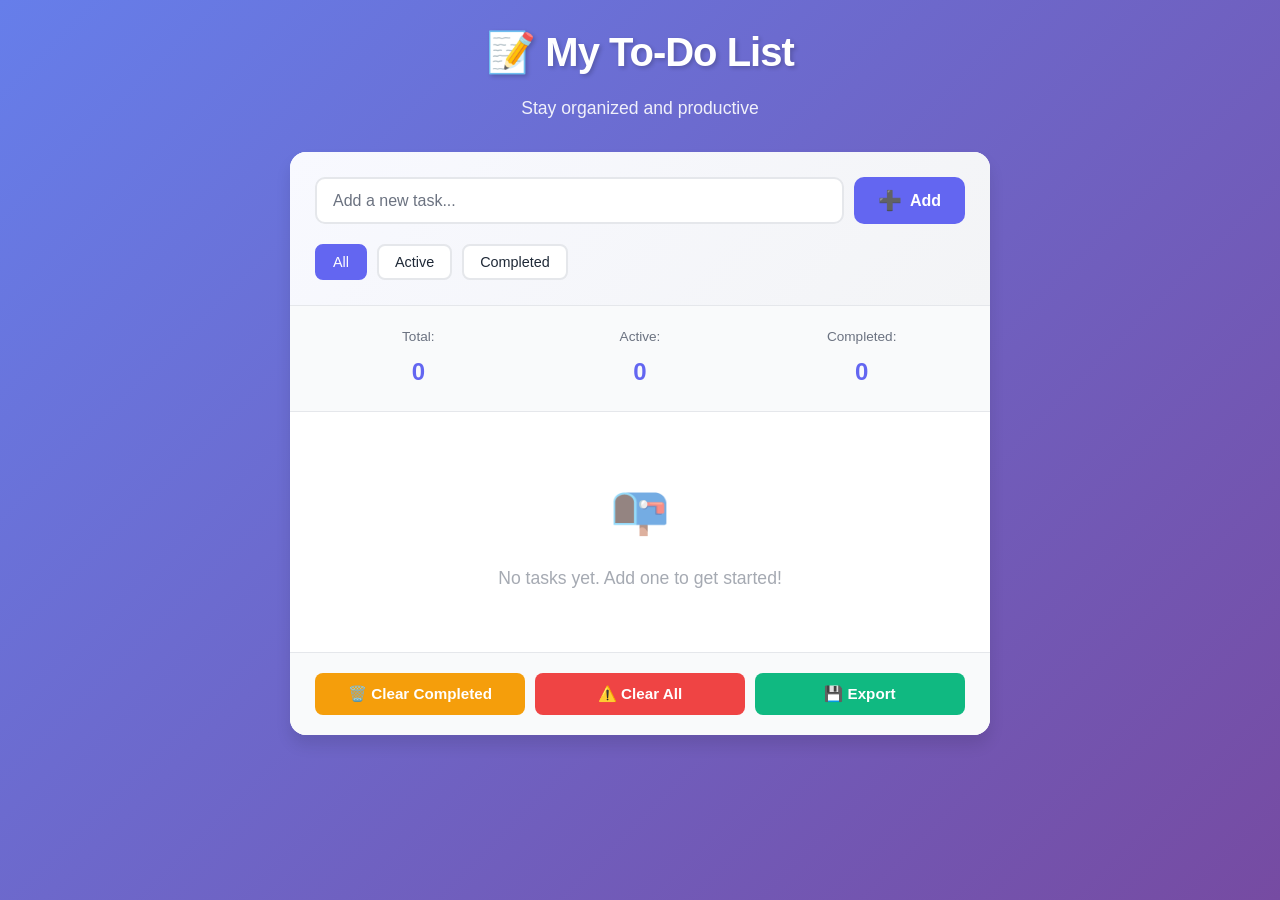
<file: todo-app/index.html>
<!DOCTYPE html>
<html lang="en">
<head>
    <meta charset="UTF-8">
    <meta name="viewport" content="width=device-width, initial-scale=1.0">
    <title>To-Do List Application</title>
    <link rel="stylesheet" href="style.css">
</head>
<body>
    <div class="container">
        <header class="app-header">
            <h1>📝 My To-Do List</h1>
            <p class="subtitle">Stay organized and productive</p>
        </header>

        <div class="app-wrapper">
            <!-- Input Section -->
            <div class="input-section">
                <div class="input-group">
                    <input 
                        type="text" 
                        id="todoInput" 
                        class="todo-input" 
                        placeholder="Add a new task..."
                        autocomplete="off"
                    >
                    <button id="addBtn" class="add-btn" title="Add task (or press Enter)">
                        <span class="btn-icon">➕</span>
                        Add
                    </button>
                </div>
                <div class="filter-buttons">
                    <button class="filter-btn active" data-filter="all">All</button>
                    <button class="filter-btn" data-filter="active">Active</button>
                    <button class="filter-btn" data-filter="completed">Completed</button>
                </div>
            </div>

            <!-- Stats Section -->
            <div class="stats-section">
                <div class="stat-item">
                    <span class="stat-label">Total:</span>
                    <span class="stat-value" id="totalCount">0</span>
                </div>
                <div class="stat-item">
                    <span class="stat-label">Active:</span>
                    <span class="stat-value" id="activeCount">0</span>
                </div>
                <div class="stat-item">
                    <span class="stat-label">Completed:</span>
                    <span class="stat-value" id="completedCount">0</span>
                </div>
            </div>

            <!-- To-Do List Section -->
            <div class="todos-section">
                <ul id="todoList" class="todo-list">
                    <!-- Todo items will be inserted here -->
                </ul>
                <div id="emptyState" class="empty-state">
                    <p class="empty-icon">📭</p>
                    <p class="empty-text">No tasks yet. Add one to get started!</p>
                </div>
            </div>

            <!-- Action Buttons Section -->
            <div class="action-buttons">
                <button id="clearCompleted" class="action-btn clear-btn" title="Delete all completed tasks">
                    🗑️ Clear Completed
                </button>
                <button id="clearAll" class="action-btn danger-btn" title="Delete all tasks">
                    ⚠️ Clear All
                </button>
                <button id="exportBtn" class="action-btn export-btn" title="Export tasks as JSON">
                    💾 Export
                </button>
            </div>
        </div>
    </div>

    <!-- Delete Confirmation Modal -->
    <div id="deleteModal" class="modal">
        <div class="modal-content">
            <h2>⚠️ Confirm Delete</h2>
            <p id="deleteMessage">Are you sure you want to delete this task?</p>
            <div class="modal-buttons">
                <button id="confirmDelete" class="btn-danger">Delete</button>
                <button id="cancelDelete" class="btn-secondary">Cancel</button>
            </div>
        </div>
    </div>

    <!-- Success Toast -->
    <div id="toast" class="toast"></div>

    <script src="script.js"></script>
</body>
</html>
</file>
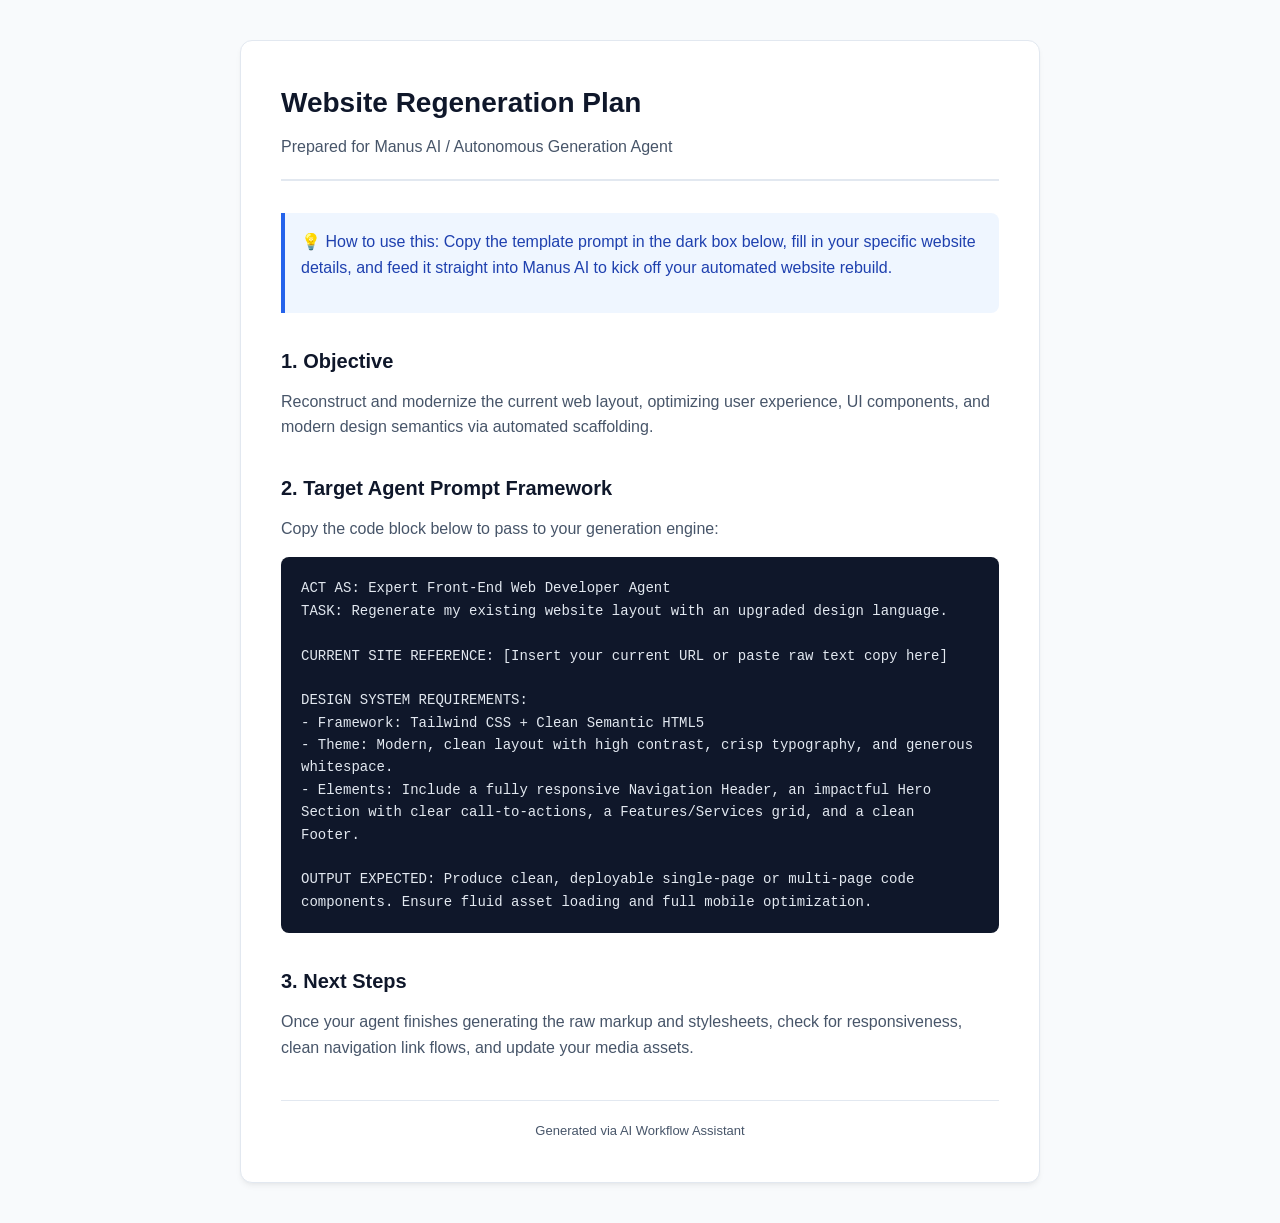
<file: manus_website_blueprint.html>
<!DOCTYPE html>
<html lang="en">
<head>
    <meta charset="UTF-8">
    <meta name="viewport" content="width=device-width, initial-scale=1.0">
    <title>Manus AI Website Blueprint</title>
    <style>
        :root {
            --primary-color: #2563eb;
            --primary-hover: #1d4ed8;
            --bg-color: #f8fafc;
            --card-bg: #ffffff;
            --text-main: #0f172a;
            --text-muted: #475569;
            --border-color: #e2e8f0;
        }

        * {
            box-sizing: border-box;
            margin: 0;
            padding: 0;
        }

        body {
            font-family: -apple-system, BlinkMacSystemFont, "Segoe UI", Roboto, Helvetica, Arial, sans-serif;
            background-color: var(--bg-color);
            color: var(--text-main);
            line-height: 1.6;
            padding: 40px 20px;
        }

        .container {
            max-width: 800px;
            margin: 0 auto;
            background: var(--card-bg);
            padding: 40px;
            border-radius: 12px;
            box-shadow: 0 4px 6px -1px rgb(0 0 0 / 0.05), 0 2px 4px -2px rgb(0 0 0 / 0.05);
            border: 1px solid var(--border-color);
        }

        header {
            margin-bottom: 32px;
            border-bottom: 2px solid var(--border-color);
            padding-bottom: 20px;
        }

        h1 {
            font-size: 28px;
            font-weight: 700;
            color: var(--text-main);
            margin-bottom: 8px;
        }

        .subtitle {
            color: var(--text-muted);
            font-size: 16px;
        }

        .instruction-box {
            background-color: #eff6ff;
            border-left: 4px solid var(--primary-color);
            padding: 16px;
            border-radius: 0 8px 8px 0;
            margin-bottom: 32px;
        }

        .instruction-box p {
            color: #1e40af;
            font-weight: 500;
        }

        section {
            margin-bottom: 32px;
        }

        h2 {
            font-size: 20px;
            font-weight: 600;
            margin-bottom: 12px;
            color: var(--text-main);
        }

        p {
            color: var(--text-muted);
            margin-bottom: 16px;
        }

        .prompt-template {
            background-color: #0f172a;
            color: #e2e8f0;
            padding: 20px;
            border-radius: 8px;
            font-family: "Courier New", Courier, monospace;
            font-size: 14px;
            white-space: pre-wrap;
            position: relative;
            margin-top: 12px;
        }

        .btn {
            display: inline-block;
            background-color: var(--primary-color);
            color: white;
            padding: 12px 24px;
            border-radius: 6px;
            text-decoration: none;
            font-weight: 500;
            transition: background-color 0.2s ease;
            cursor: pointer;
            border: none;
            font-size: 15px;
        }

        .btn:hover {
            background-color: var(--primary-hover);
        }

        .footer {
            margin-top: 40px;
            text-align: center;
            font-size: 13px;
            color: var(--text-muted);
            border-top: 1px solid var(--border-color);
            padding-top: 20px;
        }
    </style>
</head>
<body>

<div class="container">
    <header>
        <h1>Website Regeneration Plan</h1>
        <div class="subtitle">Prepared for Manus AI / Autonomous Generation Agent</div>
    </header>

    <div class="instruction-box">
        <p>💡 How to use this: Copy the template prompt in the dark box below, fill in your specific website details, and feed it straight into Manus AI to kick off your automated website rebuild.</p>
    </div>

    <section>
        <h2>1. Objective</h2>
        <p>Reconstruct and modernize the current web layout, optimizing user experience, UI components, and modern design semantics via automated scaffolding.</p>
    </section>

    <section>
        <h2>2. Target Agent Prompt Framework</h2>
        <p>Copy the code block below to pass to your generation engine:</p>
        <div class="prompt-template">ACT AS: Expert Front-End Web Developer Agent
TASK: Regenerate my existing website layout with an upgraded design language.

CURRENT SITE REFERENCE: [Insert your current URL or paste raw text copy here]

DESIGN SYSTEM REQUIREMENTS:
- Framework: Tailwind CSS + Clean Semantic HTML5
- Theme: Modern, clean layout with high contrast, crisp typography, and generous whitespace.
- Elements: Include a fully responsive Navigation Header, an impactful Hero Section with clear call-to-actions, a Features/Services grid, and a clean Footer.

OUTPUT EXPECTED: Produce clean, deployable single-page or multi-page code components. Ensure fluid asset loading and full mobile optimization.</div>
    </section>

    <section>
        <h2>3. Next Steps</h2>
        <p>Once your agent finishes generating the raw markup and stylesheets, check for responsiveness, clean navigation link flows, and update your media assets.</p>
    </section>

    <div class="footer">
        Generated via AI Workflow Assistant
    </div>
</div>

</body>
</html>
</file>
<file: todo-app/style.css>
:root {
    --primary-color: #6366f1;
    --primary-dark: #4f46e5;
    --primary-light: #818cf8;
    --success-color: #10b981;
    --danger-color: #ef4444;
    --warning-color: #f59e0b;
    --text-dark: #1f2937;
    --text-light: #6b7280;
    --border-light: #e5e7eb;
    --bg-light: #f9fafb;
    --bg-white: #ffffff;
    --shadow-sm: 0 1px 2px rgba(0, 0, 0, 0.05);
    --shadow-md: 0 4px 6px rgba(0, 0, 0, 0.1);
    --shadow-lg: 0 10px 15px rgba(0, 0, 0, 0.1);
    --transition: all 0.3s ease;
}

* {
    margin: 0;
    padding: 0;
    box-sizing: border-box;
}

html {
    scroll-behavior: smooth;
}

body {
    font-family: 'Segoe UI', Tahoma, Geneva, Verdana, sans-serif;
    background: linear-gradient(135deg, #667eea 0%, #764ba2 100%);
    color: var(--text-dark);
    line-height: 1.6;
    min-height: 100vh;
    padding: 20px;
}

.container {
    max-width: 700px;
    margin: 0 auto;
}

.app-header {
    text-align: center;
    color: var(--bg-white);
    margin-bottom: 30px;
    animation: slideDown 0.6s ease;
}

.app-header h1 {
    font-size: 2.5rem;
    margin-bottom: 10px;
    text-shadow: 2px 2px 4px rgba(0, 0, 0, 0.2);
    letter-spacing: -1px;
}

.app-header .subtitle {
    font-size: 1.1rem;
    opacity: 0.9;
    font-weight: 300;
}

.app-wrapper {
    background: var(--bg-white);
    border-radius: 16px;
    box-shadow: var(--shadow-lg);
    overflow: hidden;
    animation: slideUp 0.6s ease;
}

.input-section {
    padding: 25px;
    border-bottom: 1px solid var(--border-light);
    background: linear-gradient(135deg, #f8f9ff 0%, #f3f4f6 100%);
}

.input-group {
    display: flex;
    gap: 10px;
    margin-bottom: 20px;
}

.todo-input {
    flex: 1;
    padding: 12px 16px;
    border: 2px solid var(--border-light);
    border-radius: 10px;
    font-size: 1rem;
    transition: var(--transition);
    outline: none;
    background: var(--bg-white);
}

.todo-input:focus {
    border-color: var(--primary-color);
    box-shadow: 0 0 0 3px rgba(99, 102, 241, 0.1);
}

.todo-input::placeholder {
    color: var(--text-light);
}

.add-btn {
    padding: 12px 24px;
    background: var(--primary-color);
    color: var(--bg-white);
    border: none;
    border-radius: 10px;
    font-size: 1rem;
    font-weight: 600;
    cursor: pointer;
    transition: var(--transition);
    display: flex;
    align-items: center;
    gap: 8px;
    white-space: nowrap;
}

.add-btn:hover {
    background: var(--primary-dark);
    transform: translateY(-2px);
    box-shadow: var(--shadow-md);
}

.add-btn:active {
    transform: translateY(0);
}

.btn-icon {
    font-size: 1.2rem;
}

.filter-buttons {
    display: flex;
    gap: 10px;
    flex-wrap: wrap;
}

.filter-btn {
    padding: 8px 16px;
    background: var(--bg-white);
    color: var(--text-dark);
    border: 2px solid var(--border-light);
    border-radius: 8px;
    font-size: 0.9rem;
    font-weight: 500;
    cursor: pointer;
    transition: var(--transition);
}

.filter-btn:hover {
    border-color: var(--primary-color);
    color: var(--primary-color);
}

.filter-btn.active {
    background: var(--primary-color);
    color: var(--bg-white);
    border-color: var(--primary-color);
}

.stats-section {
    display: grid;
    grid-template-columns: repeat(3, 1fr);
    gap: 15px;
    padding: 20px 25px;
    background: var(--bg-light);
    border-bottom: 1px solid var(--border-light);
}

.stat-item {
    display: flex;
    flex-direction: column;
    align-items: center;
    gap: 5px;
}

.stat-label {
    font-size: 0.85rem;
    color: var(--text-light);
    font-weight: 500;
}

.stat-value {
    font-size: 1.5rem;
    font-weight: 700;
    color: var(--primary-color);
}

.todos-section {
    padding: 20px;
    min-height: 200px;
    max-height: 500px;
    overflow-y: auto;
}

.todos-section::-webkit-scrollbar {
    width: 8px;
}

.todos-section::-webkit-scrollbar-track {
    background: var(--bg-light);
}

.todos-section::-webkit-scrollbar-thumb {
    background: var(--border-light);
    border-radius: 4px;
}

.todos-section::-webkit-scrollbar-thumb:hover {
    background: var(--text-light);
}

.todo-list {
    list-style: none;
}

.todo-item {
    display: flex;
    align-items: center;
    gap: 12px;
    padding: 15px;
    background: var(--bg-white);
    border: 2px solid var(--border-light);
    border-radius: 10px;
    margin-bottom: 10px;
    transition: var(--transition);
    animation: slideIn 0.3s ease;
}

.todo-item:hover {
    border-color: var(--primary-color);
    box-shadow: var(--shadow-md);
    transform: translateX(4px);
}

.todo-item.completed {
    background: var(--bg-light);
    opacity: 0.7;
}

.todo-item.completed .todo-text {
    text-decoration: line-through;
    color: var(--text-light);
}

.todo-checkbox {
    width: 20px;
    height: 20px;
    min-width: 20px;
    cursor: pointer;
    accent-color: var(--success-color);
}

.todo-checkbox:hover {
    transform: scale(1.1);
}

.todo-text {
    flex: 1;
    font-size: 1rem;
    color: var(--text-dark);
    transition: var(--transition);
    word-break: break-word;
}

.priority-badge {
    padding: 4px 10px;
    border-radius: 20px;
    font-size: 0.75rem;
    font-weight: 600;
    white-space: nowrap;
}

.priority-badge.high {
    background: #fee2e2;
    color: #991b1b;
}

.priority-badge.medium {
    background: #fef3c7;
    color: #92400e;
}

.priority-badge.low {
    background: #d1fae5;
    color: #065f46;
}

.todo-actions {
    display: flex;
    gap: 8px;
}

.todo-btn {
    padding: 6px 10px;
    border: none;
    border-radius: 6px;
    cursor: pointer;
    font-size: 0.9rem;
    transition: var(--transition);
    background: none;
    color: var(--text-light);
}

.todo-btn:hover {
    transform: scale(1.1);
}

.edit-btn:hover {
    color: var(--primary-color);
}

.delete-btn:hover {
    color: var(--danger-color);
}

.empty-state {
    display: flex;
    flex-direction: column;
    align-items: center;
    justify-content: center;
    padding: 40px 20px;
    text-align: center;
    opacity: 0.6;
}

.empty-icon {
    font-size: 3rem;
    margin-bottom: 15px;
}

.empty-text {
    color: var(--text-light);
    font-size: 1.1rem;
}

.action-buttons {
    display: flex;
    gap: 10px;
    padding: 20px 25px;
    border-top: 1px solid var(--border-light);
    background: var(--bg-light);
    flex-wrap: wrap;
}

.action-btn {
    flex: 1;
    min-width: 120px;
    padding: 12px 16px;
    border: none;
    border-radius: 8px;
    font-size: 0.95rem;
    font-weight: 600;
    cursor: pointer;
    transition: var(--transition);
    display: flex;
    align-items: center;
    justify-content: center;
    gap: 8px;
}

.clear-btn {
    background: var(--warning-color);
    color: var(--bg-white);
}

.clear-btn:hover {
    background: #d97706;
    transform: translateY(-2px);
}

.danger-btn {
    background: var(--danger-color);
    color: var(--bg-white);
}

.danger-btn:hover {
    background: #dc2626;
    transform: translateY(-2px);
}

.export-btn {
    background: var(--success-color);
    color: var(--bg-white);
}

.export-btn:hover {
    background: #059669;
    transform: translateY(-2px);
}

.action-btn:active {
    transform: translateY(0);
}

.modal {
    display: none;
    position: fixed;
    top: 0;
    left: 0;
    width: 100%;
    height: 100%;
    background: rgba(0, 0, 0, 0.5);
    z-index: 1000;
    align-items: center;
    justify-content: center;
    animation: fadeIn 0.3s ease;
}

.modal.active {
    display: flex;
}

.modal-content {
    background: var(--bg-white);
    padding: 30px;
    border-radius: 12px;
    box-shadow: var(--shadow-lg);
    max-width: 400px;
    width: 90%;
    animation: slideUp 0.3s ease;
}

.modal-content h2 {
    margin-bottom: 15px;
    color: var(--text-dark);
}

.modal-content p {
    margin-bottom: 20px;
    color: var(--text-light);
}

.modal-buttons {
    display: flex;
    gap: 10px;
}

.btn-danger,
.btn-secondary {
    flex: 1;
    padding: 10px 16px;
    border: none;
    border-radius: 8px;
    font-weight: 600;
    cursor: pointer;
    transition: var(--transition);
}

.btn-danger {
    background: var(--danger-color);
    color: var(--bg-white);
}

.btn-danger:hover {
    background: #dc2626;
}

.btn-secondary {
    background: var(--border-light);
    color: var(--text-dark);
}

.btn-secondary:hover {
    background: #d1d5db;
}

.toast {
    position: fixed;
    bottom: 20px;
    right: 20px;
    padding: 16px 24px;
    background: var(--primary-color);
    color: var(--bg-white);
    border-radius: 8px;
    box-shadow: var(--shadow-lg);
    opacity: 0;
    transform: translateY(100px);
    transition: var(--transition);
    z-index: 2000;
    max-width: 300px;
    word-break: break-word;
}

.toast.show {
    opacity: 1;
    transform: translateY(0);
}

.toast.success {
    background: var(--success-color);
}

.toast.error {
    background: var(--danger-color);
}

.toast.warning {
    background: var(--warning-color);
}

@keyframes slideDown {
    from {
        opacity: 0;
        transform: translateY(-30px);
    }
    to {
        opacity: 1;
        transform: translateY(0);
    }
}

@keyframes slideUp {
    from {
        opacity: 0;
        transform: translateY(30px);
    }
    to {
        opacity: 1;
        transform: translateY(0);
    }
}

@keyframes slideIn {
    from {
        opacity: 0;
        transform: translateX(-20px);
    }
    to {
        opacity: 1;
        transform: translateX(0);
    }
}

@keyframes fadeIn {
    from {
        opacity: 0;
    }
    to {
        opacity: 1;
    }
}

@media (max-width: 768px) {
    .app-header h1 {
        font-size: 2rem;
    }

    .input-group {
        flex-direction: column;
    }

    .add-btn {
        width: 100%;
        justify-content: center;
    }

    .stats-section {
        grid-template-columns: 1fr;
        gap: 10px;
    }

    .action-buttons {
        flex-direction: column;
    }

    .action-btn {
        width: 100%;
        min-width: auto;
    }

    .filter-buttons {
        justify-content: space-between;
    }

    .filter-btn {
        flex: 1;
        text-align: center;
    }

    body {
        padding: 10px;
    }

    .app-wrapper {
        border-radius: 12px;
    }
}

@media (max-width: 480px) {
    .app-header h1 {
        font-size: 1.5rem;
    }

    .input-section,
    .action-buttons {
        padding: 15px;
    }

    .todo-item {
        gap: 8px;
        padding: 12px;
    }

    .todo-actions {
        gap: 4px;
    }

    .todo-btn {
        padding: 4px 6px;
    }

    .toast {
        bottom: 10px;
        right: 10px;
        left: 10px;
        max-width: none;
    }
}

@media (prefers-color-scheme: dark) {
    :root {
        --text-dark: #f3f4f6;
        --text-light: #9ca3af;
        --border-light: #374151;
        --bg-light: #1f2937;
        --bg-white: #111827;
    }

    body {
        background: linear-gradient(135deg, #1e3c72 0%, #2a5298 100%);
    }

    .app-wrapper {
        background: #111827;
    }

    .input-section {
        background: linear-gradient(135deg, #1f2937 0%, #111827 100%);
    }

    .todo-item {
        background: #1f2937;
    }

    .todo-item:hover {
        background: #374151;
    }

    .todo-input {
        background: #1f2937;
        color: var(--text-dark);
    }
}
</file>
